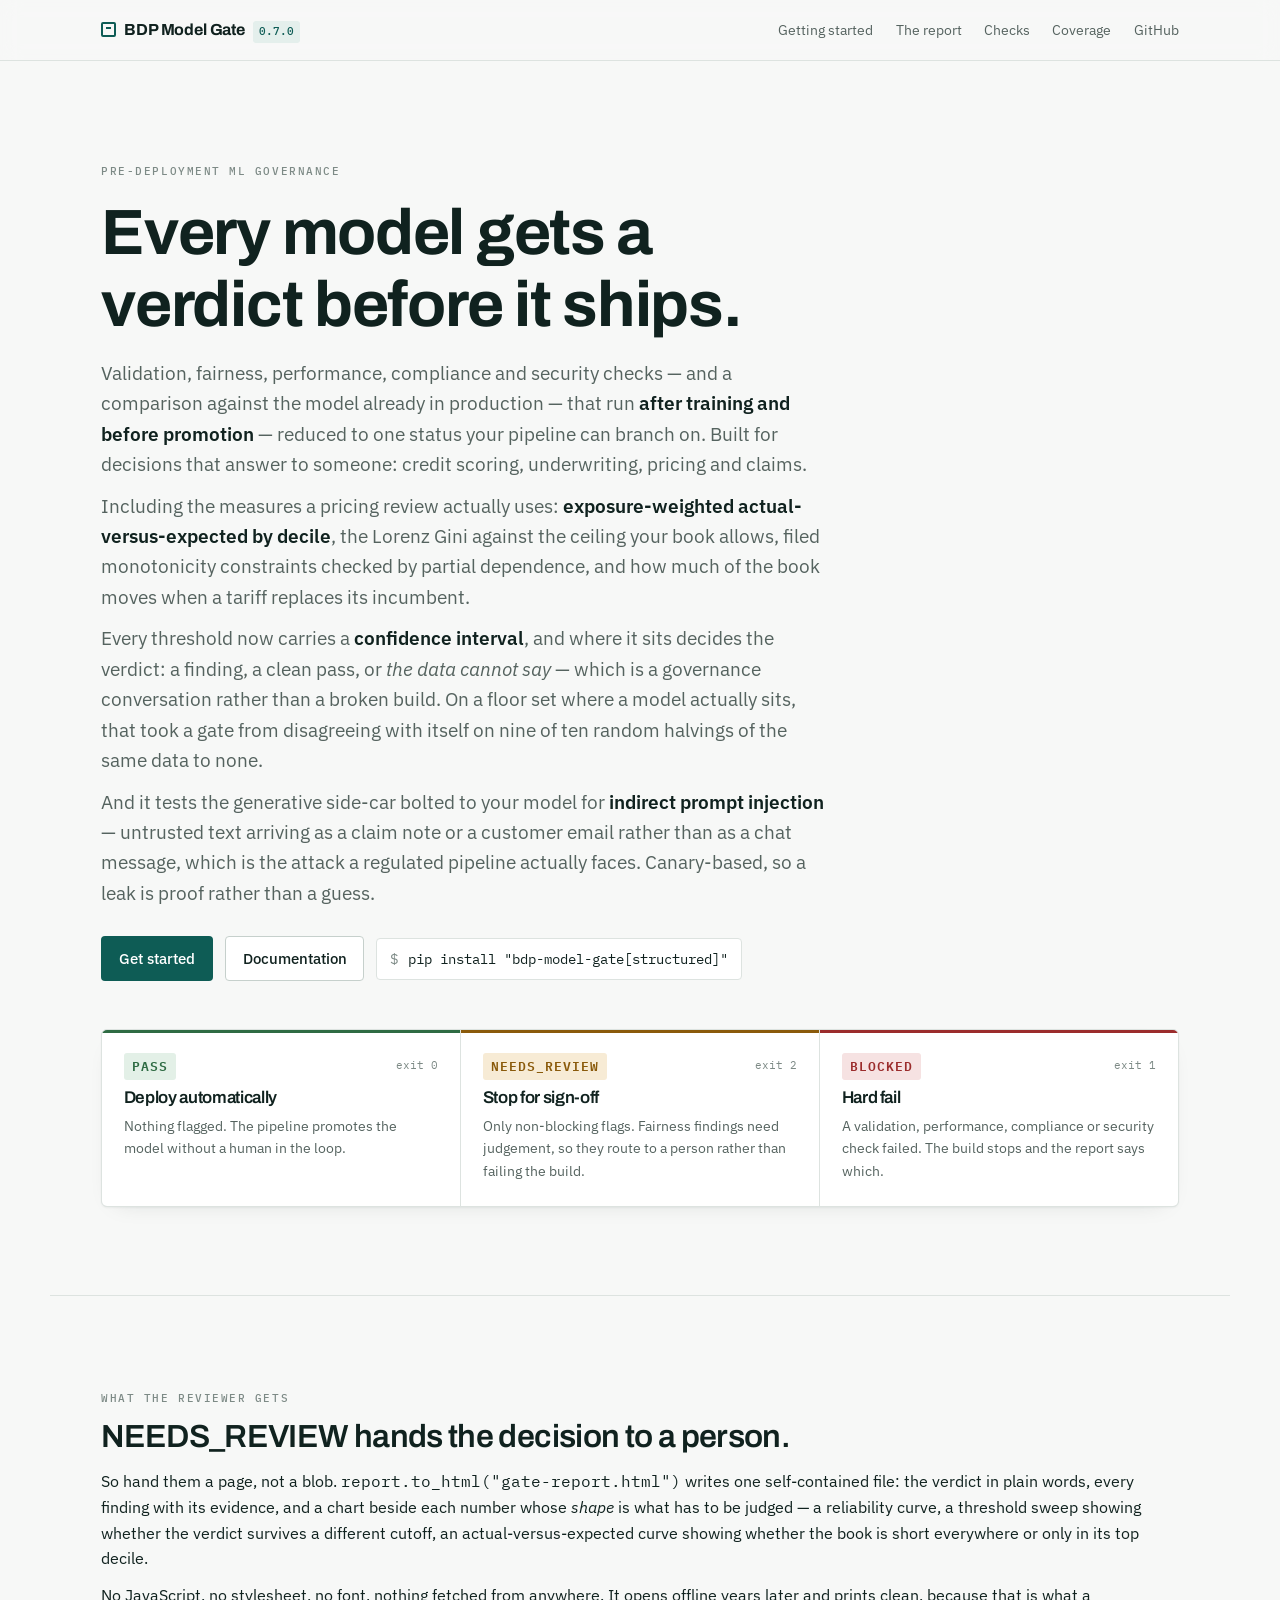
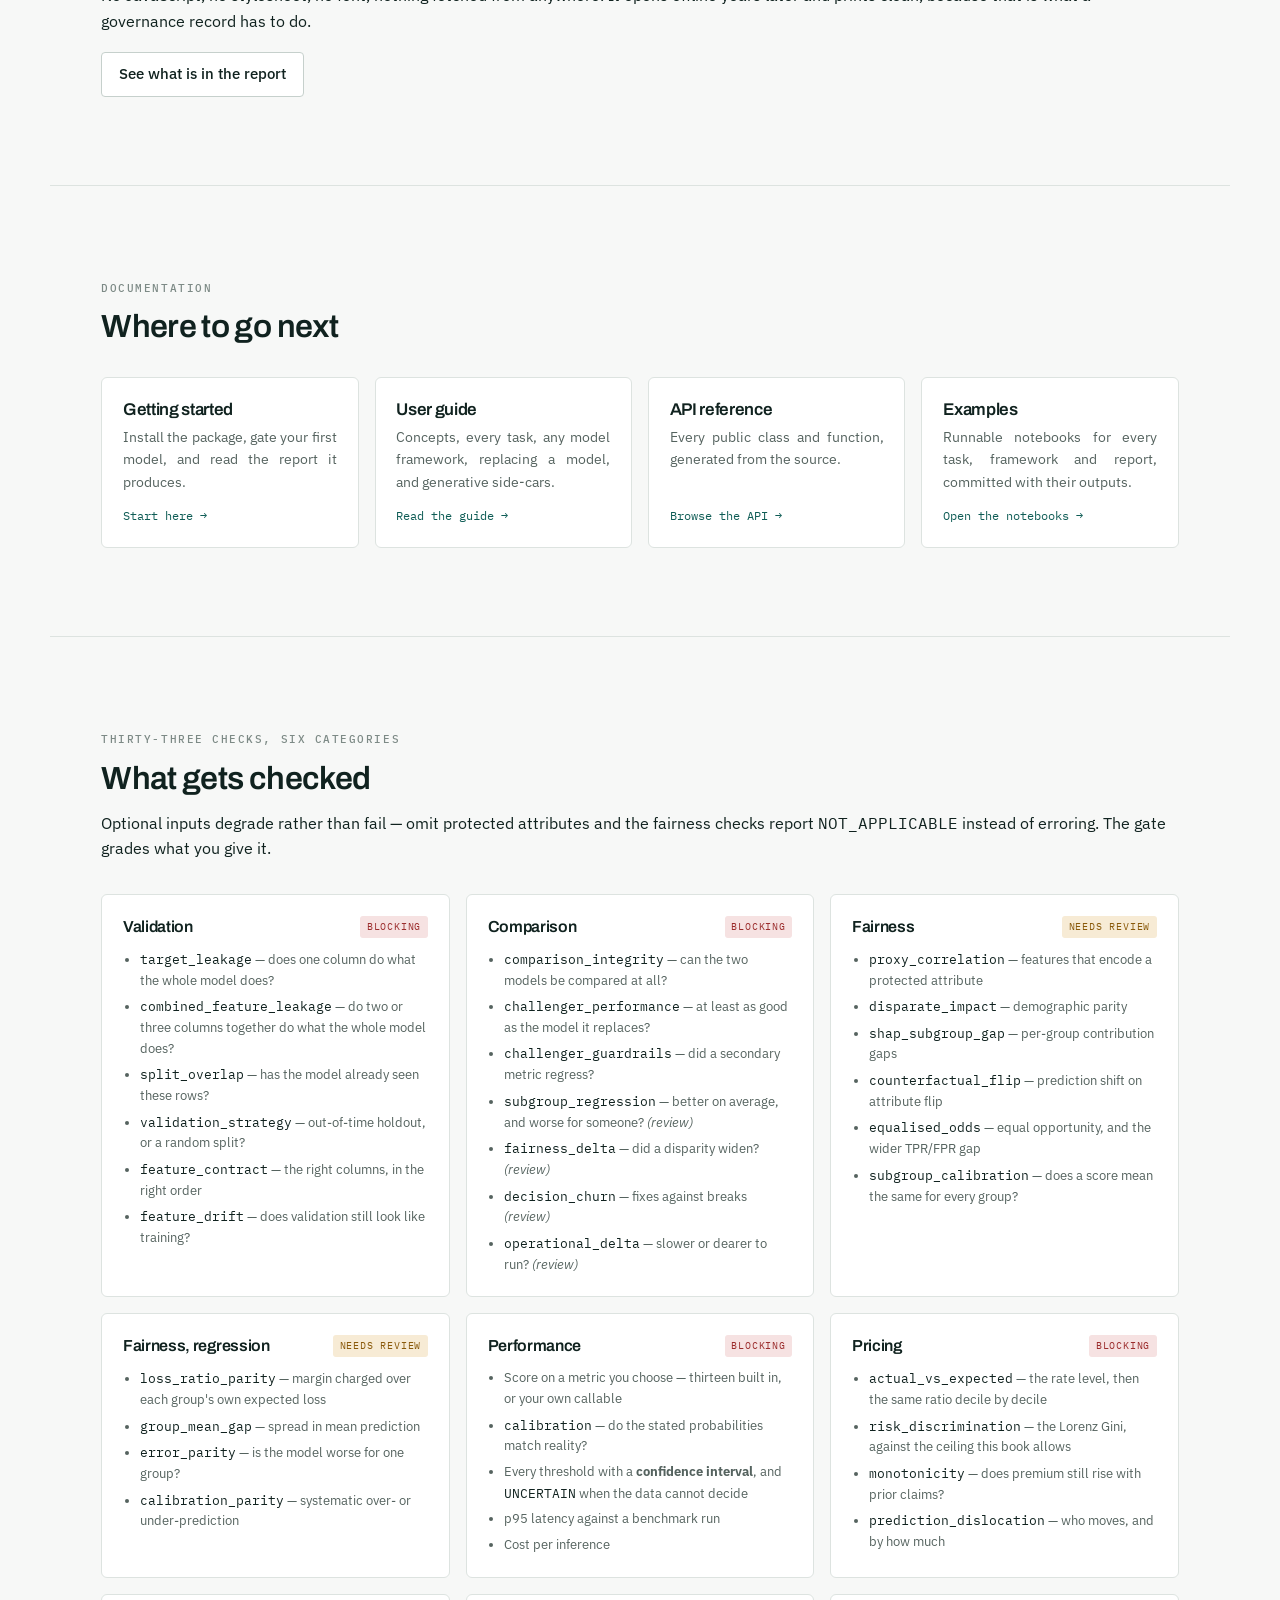
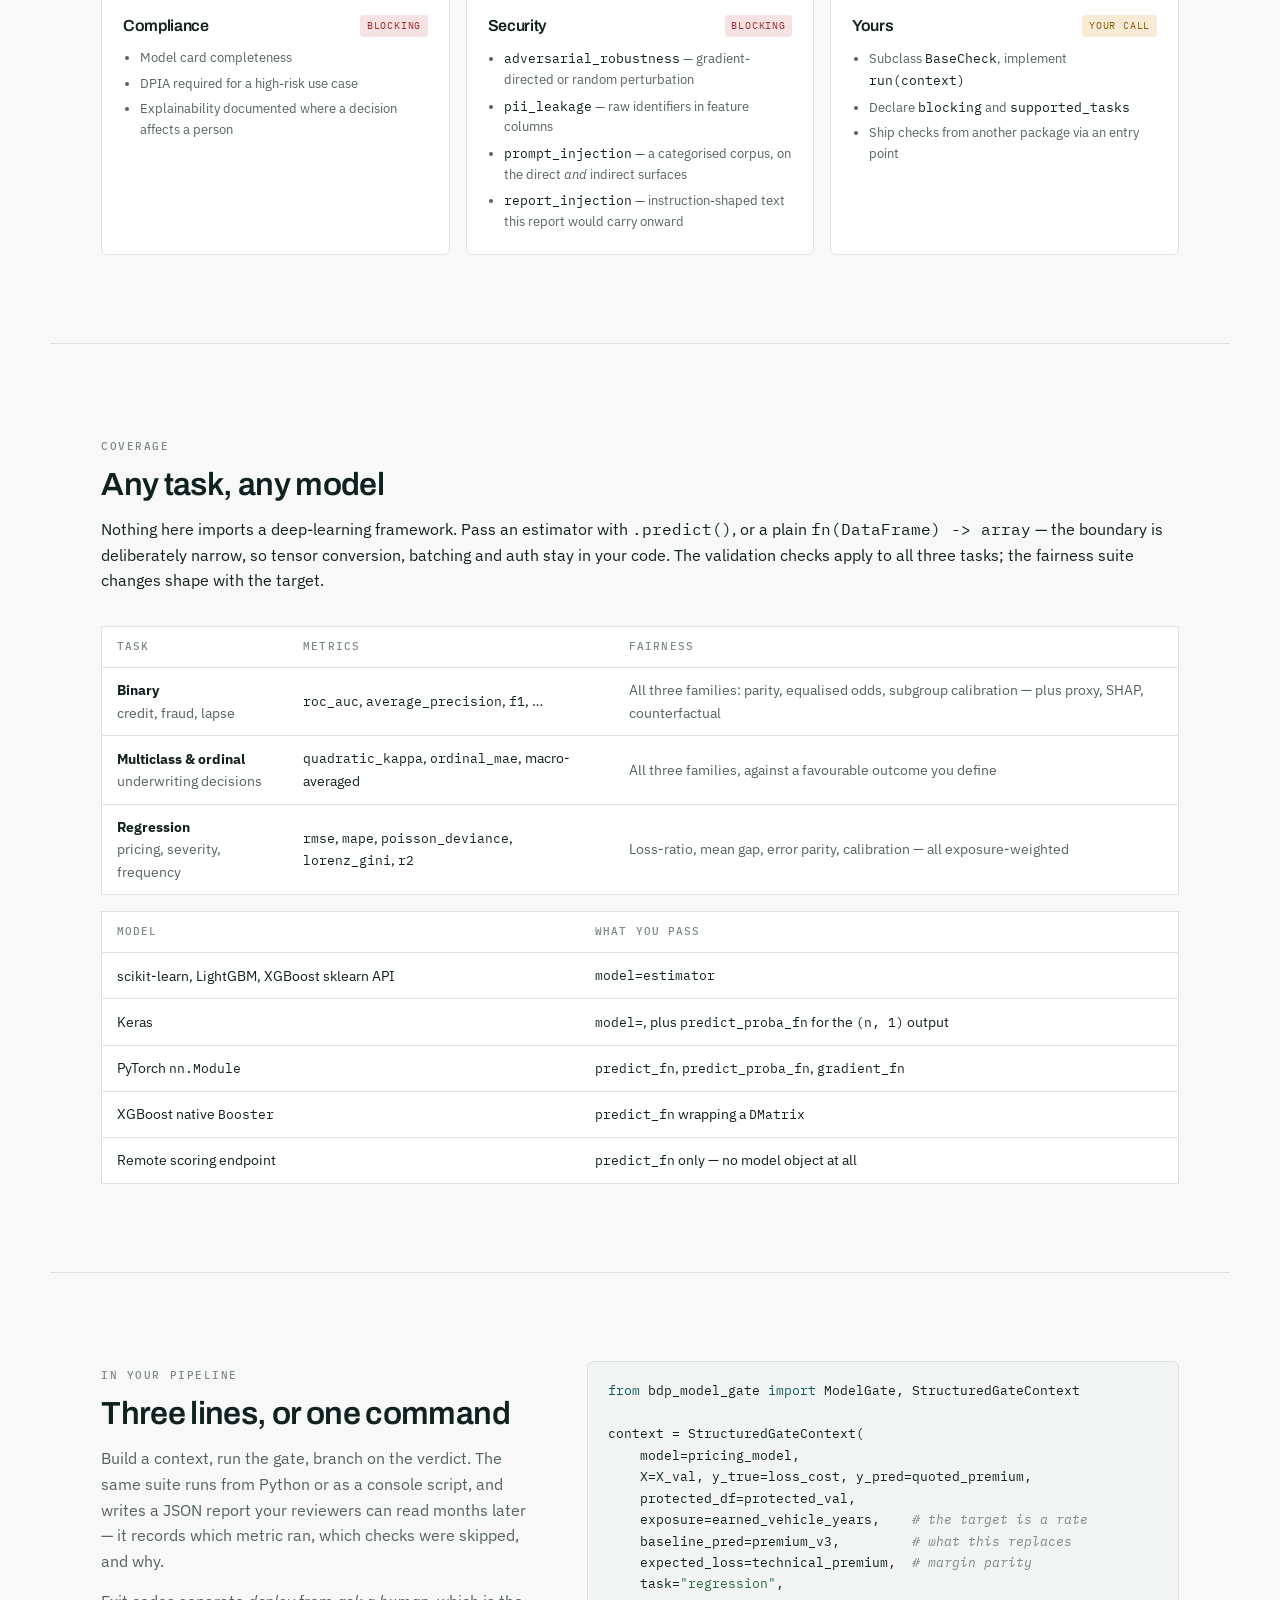
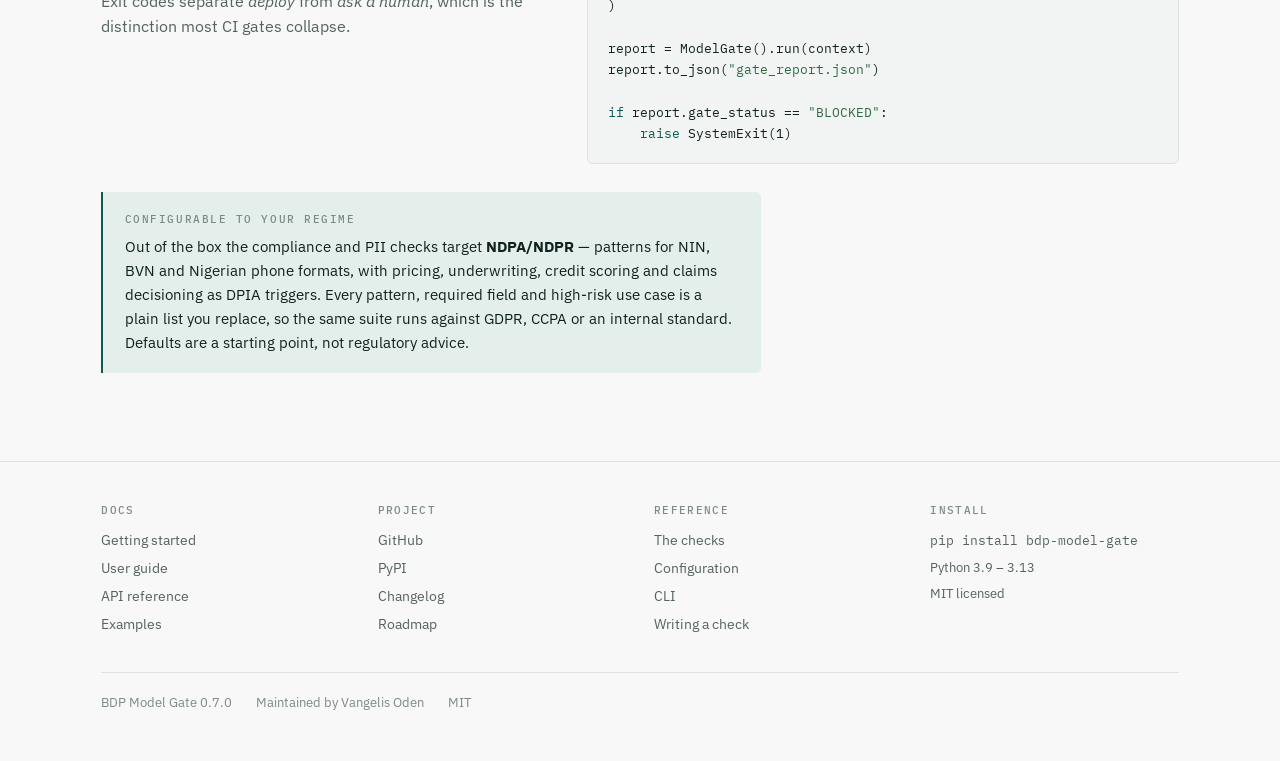
<file: web/landing/index.html>
<!doctype html>
<html lang="en">
<meta charset="utf-8">
<meta name="viewport" content="width=device-width, initial-scale=1">
<title>BDP Model Gate</title>
<link rel="preconnect" href="https://fonts.googleapis.com">
<link rel="preconnect" href="https://fonts.gstatic.com" crossorigin>
<link rel="stylesheet" href="https://fonts.googleapis.com/css2?family=Archivo:wght@500;600;700&family=IBM+Plex+Mono:wght@400;500;600&family=IBM+Plex+Sans:wght@400;500;600&display=swap">

<style>
  /* ---------- tokens: complete light palette on bare :root ---------- */
  :root {
    --ground: #f7f8f7;
    --surface: #ffffff;
    --surface-sunk: #f1f4f2;
    --ink: #10221f;
    --ink-muted: #55635f;
    --ink-faint: #7d8a86;
    --rule: #dde3e0;
    --rule-strong: #c6d0cc;
    --accent: #0e5c55;
    --accent-hover: #0a4741;
    --accent-soft: #e4efec;
    --on-accent: #ffffff;

    --pass: #2e6b43;
    --pass-soft: #e3f0e7;
    --review: #8a5a0b;
    --review-soft: #f7ebd5;
    --blocked: #9b2c2c;
    --blocked-soft: #f6e2e2;

    --shadow: 0 1px 2px rgba(16, 34, 31, .05), 0 8px 24px -16px rgba(16, 34, 31, .18);

    --display: "Archivo", "Helvetica Neue", Arial, sans-serif;
    --body: "IBM Plex Sans", "Segoe UI", system-ui, sans-serif;
    --mono: "IBM Plex Mono", ui-monospace, "SF Mono", Menlo, monospace;

    --measure: 66ch;
    --gutter: clamp(1.25rem, 4vw, 3.5rem);
    --max: 1180px;
  }

  @media (prefers-color-scheme: dark) {
    :root:not([data-theme="light"]) {
      --ground: #0c1413;
      --surface: #121c1a;
      --surface-sunk: #0f1817;
      --ink: #e8efec;
      --ink-muted: #93a29e;
      --ink-faint: #6f7d79;
      --rule: #24302e;
      --rule-strong: #35433f;
      --accent: #4fd1be;
      --accent-hover: #6fdccb;
      --accent-soft: #14302c;
      --on-accent: #06201d;

      --pass: #6fcf97;
      --pass-soft: #14291d;
      --review: #e3b341;
      --review-soft: #2e2411;
      --blocked: #f08a8a;
      --blocked-soft: #331a1a;

      --shadow: 0 1px 2px rgba(0, 0, 0, .4), 0 10px 30px -18px rgba(0, 0, 0, .8);
    }
  }

  :root[data-theme="dark"] {
    --ground: #0c1413;
    --surface: #121c1a;
    --surface-sunk: #0f1817;
    --ink: #e8efec;
    --ink-muted: #93a29e;
    --ink-faint: #6f7d79;
    --rule: #24302e;
    --rule-strong: #35433f;
    --accent: #4fd1be;
    --accent-hover: #6fdccb;
    --accent-soft: #14302c;
    --on-accent: #06201d;

    --pass: #6fcf97;
    --pass-soft: #14291d;
    --review: #e3b341;
    --review-soft: #2e2411;
    --blocked: #f08a8a;
    --blocked-soft: #331a1a;

    --shadow: 0 1px 2px rgba(0, 0, 0, .4), 0 10px 30px -18px rgba(0, 0, 0, .8);
  }

  /* ---------- base ---------- */
  * { box-sizing: border-box; }

  body {
    margin: 0;
    background: var(--ground);
    color: var(--ink);
    font-family: var(--body);
    font-size: 16px;
    line-height: 1.6;
    -webkit-font-smoothing: antialiased;
  }

  h1, h2, h3 {
    font-family: var(--display);
    font-weight: 600;
    letter-spacing: -0.02em;
    text-wrap: balance;
    margin: 0;
    line-height: 1.12;
  }

  p { margin: 0; }
  a { color: var(--accent); text-decoration-thickness: 1px; text-underline-offset: 2px; }
  a:hover { color: var(--accent-hover); }

  :focus-visible {
    outline: 2px solid var(--accent);
    outline-offset: 3px;
    border-radius: 2px;
  }

  code, .mono { font-family: var(--mono); font-variant-ligatures: none; }

  .wrap {
    max-width: var(--max);
    margin-inline: auto;
    padding-inline: var(--gutter);
  }

  .eyebrow {
    font-family: var(--mono);
    font-size: .6875rem;
    font-weight: 500;
    letter-spacing: .14em;
    text-transform: uppercase;
    color: var(--ink-faint);
  }

  section { padding-block: clamp(3rem, 7vw, 5.5rem); }
  .divider { border-top: 1px solid var(--rule); }

  /* ---------- masthead ---------- */
  .masthead {
    position: sticky;
    top: 0;
    z-index: 20;
    background: color-mix(in srgb, var(--ground) 88%, transparent);
    backdrop-filter: blur(10px);
    border-bottom: 1px solid var(--rule);
  }
  .masthead-inner {
    display: flex;
    align-items: center;
    gap: 1.25rem;
    height: 60px;
  }
  .wordmark {
    display: flex;
    align-items: baseline;
    gap: .5rem;
    font-family: var(--display);
    font-weight: 700;
    font-size: 1rem;
    letter-spacing: -0.01em;
    color: var(--ink);
    text-decoration: none;
  }
  .wordmark .mark {
    width: 15px; height: 15px;
    border: 2px solid var(--accent);
    border-radius: 2px;
    position: relative;
    align-self: center;
    flex: none;
  }
  .wordmark .mark::after {
    content: "";
    position: absolute;
    inset: 3px 3px auto 3px;
    height: 2px;
    background: var(--accent);
  }
  .version {
    font-family: var(--mono);
    font-size: .6875rem;
    font-weight: 500;
    color: var(--accent);
    background: var(--accent-soft);
    padding: .15rem .4rem;
    border-radius: 3px;
  }
  .masthead nav {
    margin-left: auto;
    display: flex;
    gap: 1.4rem;
    font-size: .875rem;
  }
  .masthead nav a { color: var(--ink-muted); text-decoration: none; }
  .masthead nav a:hover { color: var(--accent); }
  /* Nothing in the masthead wraps: at phone width "BDP Model Gate" and
     "Getting started" each broke onto two lines inside a 60px bar. */
  .wordmark, .masthead nav a { white-space: nowrap; }
  @media (max-width: 640px) {
    .masthead nav a.optional { display: none; }
    .masthead-inner { gap: .75rem; }
    .masthead nav { gap: 1rem; }
  }
  /* Below 400px the bar cannot hold the wordmark, the chip and both links.
     The version stays in the colophon at the foot of the page. */
  @media (max-width: 400px) { .wordmark .version { display: none; } }
  @media (max-width: 360px) { .masthead nav { gap: .75rem; font-size: .8125rem; } }

  /* ---------- hero ---------- */
  .hero { padding-block: clamp(3rem, 8vw, 6rem) clamp(2rem, 4vw, 3rem); }
  .hero h1 {
    font-size: clamp(2.4rem, 6vw, 4rem);
    font-weight: 700;
    max-width: 18ch;
    margin-block: .9rem 1.1rem;
  }
  .hero .lede {
    font-size: clamp(1.0625rem, 1.6vw, 1.1875rem);
    color: var(--ink-muted);
    max-width: var(--measure);
  }
  .hero .lede strong { color: var(--ink); font-weight: 600; }

  .cta-row {
    display: flex;
    flex-wrap: wrap;
    gap: .75rem;
    align-items: center;
    margin-top: 1.75rem;
  }
  .btn {
    display: inline-flex;
    align-items: center;
    gap: .45rem;
    padding: .6rem 1.05rem;
    border-radius: 4px;
    font-size: .9375rem;
    font-weight: 500;
    text-decoration: none;
    border: 1px solid transparent;
    transition: background-color .15s ease, border-color .15s ease;
  }
  .btn-primary { background: var(--accent); color: var(--on-accent); }
  .btn-primary:hover { background: var(--accent-hover); color: var(--on-accent); }
  .btn-ghost { border-color: var(--rule-strong); color: var(--ink); background: var(--surface); }
  .btn-ghost:hover { border-color: var(--accent); color: var(--accent); }

  .install {
    display: inline-flex;
    align-items: center;
    gap: .6rem;
    font-family: var(--mono);
    font-size: .875rem;
    background: var(--surface);
    border: 1px solid var(--rule);
    border-radius: 4px;
    padding: .55rem .8rem;
    color: var(--ink);
    overflow-x: auto;
    max-width: 100%;
  }
  .install .prompt { color: var(--ink-faint); user-select: none; flex: none; }

  /* ---------- verdict strip: the thesis ---------- */
  .verdicts {
    display: grid;
    grid-template-columns: repeat(3, 1fr);
    gap: 1px;
    background: var(--rule);
    border: 1px solid var(--rule);
    border-radius: 6px;
    overflow: hidden;
    box-shadow: var(--shadow);
  }
  @media (max-width: 760px) { .verdicts { grid-template-columns: 1fr; } }

  .verdict {
    background: var(--surface);
    padding: 1.4rem 1.35rem 1.5rem;
    display: flex;
    flex-direction: column;
    gap: .5rem;
    position: relative;
    animation: rise .5s cubic-bezier(.2, .7, .3, 1) backwards;
  }
  .verdict:nth-child(1) { animation-delay: .05s; }
  .verdict:nth-child(2) { animation-delay: .13s; }
  .verdict:nth-child(3) { animation-delay: .21s; }
  @keyframes rise { from { opacity: 0; transform: translateY(8px); } }
  @media (prefers-reduced-motion: reduce) { .verdict { animation: none; } }

  .verdict::before {
    content: "";
    position: absolute;
    inset: 0 0 auto 0;
    height: 3px;
    background: var(--sig);
  }
  .verdict.pass { --sig: var(--pass); --sig-soft: var(--pass-soft); }
  .verdict.review { --sig: var(--review); --sig-soft: var(--review-soft); }
  .verdict.blocked { --sig: var(--blocked); --sig-soft: var(--blocked-soft); }

  .verdict-head { display: flex; align-items: center; gap: .6rem; }
  .verdict-name {
    font-family: var(--mono);
    font-weight: 600;
    font-size: .8125rem;
    letter-spacing: .08em;
    color: var(--sig);
    background: var(--sig-soft);
    padding: .2rem .5rem;
    border-radius: 3px;
  }
  .exit {
    font-family: var(--mono);
    font-size: .6875rem;
    color: var(--ink-faint);
    margin-left: auto;
    font-variant-numeric: tabular-nums;
  }
  .verdict h3 { font-size: 1.0625rem; font-weight: 600; }
  .verdict p { font-size: .875rem; color: var(--ink-muted); }

  /* ---------- quadrant nav ---------- */
  /* Four, two or one column — never three-and-an-orphan, which auto-fit
     produced at tablet widths. grid-auto-rows: 1fr gives every card the
     height of the tallest, across rows as well as within one. */
  .quad {
    display: grid;
    grid-template-columns: repeat(4, minmax(0, 1fr));
    grid-auto-rows: 1fr;
    gap: 1rem;
    margin-top: 2rem;
  }
  @media (max-width: 1000px) { .quad { grid-template-columns: repeat(2, minmax(0, 1fr)); } }
  @media (max-width: 560px) { .quad { grid-template-columns: minmax(0, 1fr); } }
  .quad-card {
    background: var(--surface);
    border: 1px solid var(--rule);
    border-radius: 6px;
    padding: 1.35rem 1.3rem 1.4rem;
    text-decoration: none;
    color: var(--ink);
    display: flex;
    flex-direction: column;
    gap: .45rem;
    transition: border-color .15s ease, transform .15s ease;
  }
  .quad-card:hover { border-color: var(--accent); transform: translateY(-2px); color: var(--ink); }
  .quad-card h3 { font-size: 1.0625rem; }
  .quad-card p {
    font-size: .875rem;
    color: var(--ink-muted);
    text-align: justify;
    hyphens: auto; /* keeps justified lines in a narrow card from opening gaps */
  }
  /* Pinned to the foot of the card, so the links line up across a row
     whatever the length of the text above them. */
  .quad-card .go {
    margin-top: auto;
    padding-top: .35rem;
    font-family: var(--mono);
    font-size: .75rem;
    color: var(--accent);
  }

  /* ---------- checks ---------- */
  .checks {
    display: grid;
    grid-template-columns: repeat(auto-fit, minmax(258px, 1fr));
    gap: 1rem;
    margin-top: 2rem;
  }
  .check {
    background: var(--surface);
    border: 1px solid var(--rule);
    border-radius: 6px;
    padding: 1.3rem;
    display: flex;
    flex-direction: column;
    gap: .7rem;
  }
  .check-top { display: flex; align-items: center; gap: .6rem; }
  .check h3 { font-size: 1rem; }
  .tag {
    font-family: var(--mono);
    font-size: .625rem;
    letter-spacing: .08em;
    text-transform: uppercase;
    padding: .18rem .42rem;
    border-radius: 3px;
    margin-left: auto;
    white-space: nowrap;
  }
  .tag.blocking { background: var(--blocked-soft); color: var(--blocked); }
  .tag.review { background: var(--review-soft); color: var(--review); }
  .check ul { margin: 0; padding-left: 1.05rem; display: grid; gap: .3rem; }
  .check li { font-size: .8125rem; color: var(--ink-muted); }
  .check li code { font-size: .78125rem; color: var(--ink); }

  /* ---------- coverage table ---------- */
  .table-scroll { overflow-x: auto; margin-top: 2rem; }
  table {
    width: 100%;
    border-collapse: collapse;
    font-size: .875rem;
    min-width: 560px;
    background: var(--surface);
    border: 1px solid var(--rule);
    border-radius: 6px;
  }
  th, td { text-align: left; padding: .7rem .9rem; border-bottom: 1px solid var(--rule); }
  thead th {
    font-family: var(--mono);
    font-size: .6875rem;
    letter-spacing: .1em;
    text-transform: uppercase;
    color: var(--ink-faint);
    font-weight: 500;
  }
  tbody tr:last-child td { border-bottom: none; }
  td code { font-size: .8125rem; }
  .cell-note { color: var(--ink-muted); }

  /* ---------- code sample ---------- */
  .split {
    display: grid;
    grid-template-columns: minmax(0, 0.85fr) minmax(0, 1.15fr);
    gap: clamp(1.5rem, 4vw, 3rem);
    align-items: start;
  }
  /* minmax(0, 1fr), not 1fr: a bare 1fr track cannot shrink below its widest
     unbreakable content, so on a phone the code sample pushed the whole page
     to 530px and everything scrolled sideways. The <pre> scrolls instead. */
  @media (max-width: 860px) { .split { grid-template-columns: minmax(0, 1fr); } }

  pre {
    margin: 0;
    background: var(--surface-sunk);
    border: 1px solid var(--rule);
    border-radius: 6px;
    padding: 1.15rem 1.25rem;
    overflow-x: auto;
    font-family: var(--mono);
    font-size: .8125rem;
    line-height: 1.65;
    color: var(--ink);
    tab-size: 4;
  }
  .c-kw { color: var(--accent); }
  .c-com { color: var(--ink-faint); font-style: italic; }
  .c-str { color: var(--pass); }

  .prose p + p { margin-top: .9rem; }
  .prose p { color: var(--ink-muted); max-width: var(--measure); }
  .prose h2 + p { margin-top: .9rem; }

  /* ---------- compliance note ---------- */
  .note {
    border-left: 2px solid var(--accent);
    background: var(--accent-soft);
    border-radius: 0 5px 5px 0;
    padding: 1.15rem 1.35rem;
    margin-top: 1.75rem;
    max-width: var(--measure);
  }
  .note p { font-size: .9375rem; color: var(--ink); }
  .note .eyebrow { margin-bottom: .4rem; display: block; }

  /* ---------- footer ---------- */
  footer {
    border-top: 1px solid var(--rule);
    padding-block: 2.5rem 3rem;
    font-size: .875rem;
    color: var(--ink-muted);
  }
  .foot-grid {
    display: grid;
    grid-template-columns: repeat(auto-fit, minmax(170px, 1fr));
    gap: 1.75rem;
  }
  .foot-grid h4 {
    font-family: var(--mono);
    font-size: .6875rem;
    letter-spacing: .12em;
    text-transform: uppercase;
    color: var(--ink-faint);
    margin: 0 0 .6rem;
    font-weight: 500;
  }
  .foot-grid ul { list-style: none; margin: 0; padding: 0; display: grid; gap: .35rem; }
  .foot-grid a { color: var(--ink-muted); text-decoration: none; }
  .foot-grid a:hover { color: var(--accent); }
  .colophon {
    margin-top: 2.25rem;
    padding-top: 1.25rem;
    border-top: 1px solid var(--rule);
    display: flex;
    flex-wrap: wrap;
    gap: .75rem 1.5rem;
    font-size: .8125rem;
    color: var(--ink-faint);
  }
</style>

<header class="masthead">
  <div class="wrap masthead-inner">
    <a class="wordmark" href="#top">
      <span class="mark" aria-hidden="true"></span>
      BDP Model Gate
      <span class="version">0.7.0</span>
    </a>
    <nav>
      <a href="#start">Getting started</a>
      <a href="#report" class="optional">The report</a>
      <a href="#checks" class="optional">Checks</a>
      <a href="#coverage" class="optional">Coverage</a>
      <a href="https://github.com/vanjy-eng/model-gate">GitHub</a>
    </nav>
  </div>
</header>

<main id="top">

  <section class="hero wrap">
    <span class="eyebrow">Pre-deployment ML governance</span>
    <h1>Every model gets a verdict before it ships.</h1>
    <p class="lede">
      Validation, fairness, performance, compliance and security checks — and a
      comparison against the model already in production — that run
      <strong>after training and before promotion</strong> — reduced to one
      status your pipeline can branch on. Built for decisions that answer to
      someone: credit scoring, underwriting, pricing and claims.
    </p>
    <p class="lede" style="margin-top:.7rem;">
      Including the measures a pricing review actually uses:
      <strong>exposure-weighted actual-versus-expected by decile</strong>, the
      Lorenz Gini against the ceiling your book allows, filed monotonicity
      constraints checked by partial dependence, and how much of the book moves
      when a tariff replaces its incumbent.
    </p>
    <p class="lede" style="margin-top:.7rem;">
      Every threshold now carries a <strong>confidence interval</strong>, and
      where it sits decides the verdict: a finding, a clean pass, or
      <em>the data cannot say</em> — which is a governance conversation rather
      than a broken build. On a floor set where a model actually sits, that
      took a gate from disagreeing with itself on nine of ten random halvings
      of the same data to none.
    </p>
    <p class="lede" style="margin-top:.7rem;">
      And it tests the generative side-car bolted to your model for
      <strong>indirect prompt injection</strong> — untrusted text arriving as a
      claim note or a customer email rather than as a chat message, which is the
      attack a regulated pipeline actually faces. Canary-based, so a leak is
      proof rather than a guess.
    </p>

    <div class="cta-row">
      <a class="btn btn-primary" href="docs/getting-started/">Get started</a>
      <a class="btn btn-ghost" href="docs/">Documentation</a>
      <span class="install">
        <span class="prompt">$</span>pip install "bdp-model-gate[structured]"
      </span>
    </div>
  </section>

  <section class="wrap" style="padding-top:0;">
    <div class="verdicts">
      <div class="verdict pass">
        <div class="verdict-head">
          <span class="verdict-name">PASS</span>
          <span class="exit">exit 0</span>
        </div>
        <h3>Deploy automatically</h3>
        <p>Nothing flagged. The pipeline promotes the model without a human in the loop.</p>
      </div>
      <div class="verdict review">
        <div class="verdict-head">
          <span class="verdict-name">NEEDS_REVIEW</span>
          <span class="exit">exit 2</span>
        </div>
        <h3>Stop for sign-off</h3>
        <p>Only non-blocking flags. Fairness findings need judgement, so they route to a person rather than failing the build.</p>
      </div>
      <div class="verdict blocked">
        <div class="verdict-head">
          <span class="verdict-name">BLOCKED</span>
          <span class="exit">exit 1</span>
        </div>
        <h3>Hard fail</h3>
        <p>A validation, performance, compliance or security check failed. The build stops and the report says which.</p>
      </div>
    </div>
  </section>

  <section class="wrap divider" id="report">
    <span class="eyebrow">What the reviewer gets</span>
    <h2 style="font-size:clamp(1.5rem,3vw,2rem);margin-top:.6rem;">
      NEEDS_REVIEW hands the decision to a person.
    </h2>
    <p class="prose" style="margin-top:.9rem;">
      So hand them a page, not a blob. <code>report.to_html("gate-report.html")</code>
      writes one self-contained file: the verdict in plain words, every finding with
      its evidence, and a chart beside each number whose <em>shape</em> is what has to
      be judged — a reliability curve, a threshold sweep showing whether the verdict
      survives a different cutoff, an actual-versus-expected curve showing whether the
      book is short everywhere or only in its top decile.
    </p>
    <p class="prose" style="margin-top:.7rem;">
      No JavaScript, no stylesheet, no font, nothing fetched from anywhere. It opens
      offline years later and prints clean, because that is what a governance record
      has to do.
    </p>
    <p style="margin-top:1.1rem;">
      <a class="btn btn-ghost" href="docs/reference/reports/">See what is in the report</a>
    </p>
  </section>

  <section class="wrap divider" id="start">
    <span class="eyebrow">Documentation</span>
    <h2 style="font-size:clamp(1.5rem,3vw,2rem);margin-top:.6rem;">Where to go next</h2>
    <div class="quad">
      <a class="quad-card" href="docs/getting-started/">
        <h3>Getting started</h3>
        <p>Install the package, gate your first model, and read the report it produces.</p>
        <span class="go">Start here →</span>
      </a>
      <a class="quad-card" href="docs/">
        <h3>User guide</h3>
        <p>Concepts, every task, any model framework, replacing a model, and generative side-cars.</p>
        <span class="go">Read the guide →</span>
      </a>
      <a class="quad-card" href="docs/reference/api/">
        <h3>API reference</h3>
        <p>Every public class and function, generated from the source.</p>
        <span class="go">Browse the API →</span>
      </a>
      <a class="quad-card" href="docs/examples/">
        <h3>Examples</h3>
        <p>Runnable notebooks for every task, framework and report, committed with their outputs.</p>
        <span class="go">Open the notebooks →</span>
      </a>
    </div>
  </section>

  <section class="wrap divider" id="checks">
    <span class="eyebrow">Thirty-three checks, six categories</span>
    <h2 style="font-size:clamp(1.5rem,3vw,2rem);margin-top:.6rem;">What gets checked</h2>
    <p class="prose" style="margin-top:.9rem;">
      Optional inputs degrade rather than fail — omit protected attributes and
      the fairness checks report <code>NOT_APPLICABLE</code> instead of
      erroring. The gate grades what you give it.
    </p>

    <div class="checks">
      <article class="check">
        <div class="check-top">
          <h3>Validation</h3>
          <span class="tag blocking">Blocking</span>
        </div>
        <ul>
          <li><code>target_leakage</code> — does one column do what the whole model does?</li>
          <li><code>combined_feature_leakage</code> — do two or three columns together do what the whole model does?</li>
          <li><code>split_overlap</code> — has the model already seen these rows?</li>
          <li><code>validation_strategy</code> — out-of-time holdout, or a random split?</li>
          <li><code>feature_contract</code> — the right columns, in the right order</li>
          <li><code>feature_drift</code> — does validation still look like training?</li>
        </ul>
      </article>

      <article class="check">
        <div class="check-top">
          <h3>Comparison</h3>
          <span class="tag blocking">Blocking</span>
        </div>
        <ul>
          <li><code>comparison_integrity</code> — can the two models be compared at all?</li>
          <li><code>challenger_performance</code> — at least as good as the model it replaces?</li>
          <li><code>challenger_guardrails</code> — did a secondary metric regress?</li>
          <li><code>subgroup_regression</code> — better on average, and worse for someone? <em>(review)</em></li>
          <li><code>fairness_delta</code> — did a disparity widen? <em>(review)</em></li>
          <li><code>decision_churn</code> — fixes against breaks <em>(review)</em></li>
          <li><code>operational_delta</code> — slower or dearer to run? <em>(review)</em></li>
        </ul>
      </article>

      <article class="check">
        <div class="check-top">
          <h3>Fairness</h3>
          <span class="tag review">Needs review</span>
        </div>
        <ul>
          <li><code>proxy_correlation</code> — features that encode a protected attribute</li>
          <li><code>disparate_impact</code> — demographic parity</li>
          <li><code>shap_subgroup_gap</code> — per-group contribution gaps</li>
          <li><code>counterfactual_flip</code> — prediction shift on attribute flip</li>
          <li><code>equalised_odds</code> — equal opportunity, and the wider TPR/FPR gap</li>
          <li><code>subgroup_calibration</code> — does a score mean the same for every group?</li>
        </ul>
      </article>

      <article class="check">
        <div class="check-top">
          <h3>Fairness, regression</h3>
          <span class="tag review">Needs review</span>
        </div>
        <ul>
          <li><code>loss_ratio_parity</code> — margin charged over each group's own expected loss</li>
          <li><code>group_mean_gap</code> — spread in mean prediction</li>
          <li><code>error_parity</code> — is the model worse for one group?</li>
          <li><code>calibration_parity</code> — systematic over- or under-prediction</li>
        </ul>
      </article>

      <article class="check">
        <div class="check-top">
          <h3>Performance</h3>
          <span class="tag blocking">Blocking</span>
        </div>
        <ul>
          <li>Score on a metric you choose — thirteen built in, or your own callable</li>
          <li><code>calibration</code> — do the stated probabilities match reality?</li>
          <li>Every threshold with a <strong>confidence interval</strong>, and <code>UNCERTAIN</code> when the data cannot decide</li>
          <li>p95 latency against a benchmark run</li>
          <li>Cost per inference</li>
        </ul>
      </article>

      <article class="check">
        <div class="check-top">
          <h3>Pricing</h3>
          <span class="tag blocking">Blocking</span>
        </div>
        <ul>
          <li><code>actual_vs_expected</code> — the rate level, then the same ratio decile by decile</li>
          <li><code>risk_discrimination</code> — the Lorenz Gini, against the ceiling this book allows</li>
          <li><code>monotonicity</code> — does premium still rise with prior claims?</li>
          <li><code>prediction_dislocation</code> — who moves, and by how much</li>
        </ul>
      </article>

      <article class="check">
        <div class="check-top">
          <h3>Compliance</h3>
          <span class="tag blocking">Blocking</span>
        </div>
        <ul>
          <li>Model card completeness</li>
          <li>DPIA required for a high-risk use case</li>
          <li>Explainability documented where a decision affects a person</li>
        </ul>
      </article>

      <article class="check">
        <div class="check-top">
          <h3>Security</h3>
          <span class="tag blocking">Blocking</span>
        </div>
        <ul>
          <li><code>adversarial_robustness</code> — gradient-directed or random perturbation</li>
          <li><code>pii_leakage</code> — raw identifiers in feature columns</li>
          <li><code>prompt_injection</code> — a categorised corpus, on the direct <em>and</em> indirect surfaces</li>
          <li><code>report_injection</code> — instruction-shaped text this report would carry onward</li>
        </ul>
      </article>

      <article class="check">
        <div class="check-top">
          <h3>Yours</h3>
          <span class="tag review">Your call</span>
        </div>
        <ul>
          <li>Subclass <code>BaseCheck</code>, implement <code>run(context)</code></li>
          <li>Declare <code>blocking</code> and <code>supported_tasks</code></li>
          <li>Ship checks from another package via an entry point</li>
        </ul>
      </article>
    </div>
  </section>

  <section class="wrap divider" id="coverage">
    <span class="eyebrow">Coverage</span>
    <h2 style="font-size:clamp(1.5rem,3vw,2rem);margin-top:.6rem;">Any task, any model</h2>
    <p class="prose" style="margin-top:.9rem;">
      Nothing here imports a deep-learning framework. Pass an estimator with
      <code>.predict()</code>, or a plain <code>fn(DataFrame) -&gt; array</code> —
      the boundary is deliberately narrow, so tensor conversion, batching and
      auth stay in your code. The validation checks apply to all three tasks;
      the fairness suite changes shape with the target.
    </p>

    <div class="table-scroll">
      <table>
        <thead>
          <tr><th>Task</th><th>Metrics</th><th>Fairness</th></tr>
        </thead>
        <tbody>
          <tr>
            <td><strong>Binary</strong><br><span class="cell-note">credit, fraud, lapse</span></td>
            <td><code>roc_auc</code>, <code>average_precision</code>, <code>f1</code>, …</td>
            <td class="cell-note">All three families: parity, equalised odds, subgroup calibration — plus proxy, SHAP, counterfactual</td>
          </tr>
          <tr>
            <td><strong>Multiclass &amp; ordinal</strong><br><span class="cell-note">underwriting decisions</span></td>
            <td><code>quadratic_kappa</code>, <code>ordinal_mae</code>, macro-averaged</td>
            <td class="cell-note">All three families, against a favourable outcome you define</td>
          </tr>
          <tr>
            <td><strong>Regression</strong><br><span class="cell-note">pricing, severity, frequency</span></td>
            <td><code>rmse</code>, <code>mape</code>, <code>poisson_deviance</code>, <code>lorenz_gini</code>, <code>r2</code></td>
            <td class="cell-note">Loss-ratio, mean gap, error parity, calibration — all exposure-weighted</td>
          </tr>
        </tbody>
      </table>
    </div>

    <div class="table-scroll" style="margin-top:1rem;">
      <table>
        <thead>
          <tr><th>Model</th><th>What you pass</th></tr>
        </thead>
        <tbody>
          <tr><td>scikit-learn, LightGBM, XGBoost sklearn API</td><td><code>model=estimator</code></td></tr>
          <tr><td>Keras</td><td><code>model=</code>, plus <code>predict_proba_fn</code> for the <code>(n, 1)</code> output</td></tr>
          <tr><td>PyTorch <code>nn.Module</code></td><td><code>predict_fn</code>, <code>predict_proba_fn</code>, <code>gradient_fn</code></td></tr>
          <tr><td>XGBoost native <code>Booster</code></td><td><code>predict_fn</code> wrapping a <code>DMatrix</code></td></tr>
          <tr><td>Remote scoring endpoint</td><td><code>predict_fn</code> only — no model object at all</td></tr>
        </tbody>
      </table>
    </div>
  </section>

  <section class="wrap divider">
    <div class="split">
      <div class="prose">
        <span class="eyebrow">In your pipeline</span>
        <h2 style="font-size:clamp(1.5rem,3vw,2rem);margin-top:.6rem;">Three lines, or one command</h2>
        <p>
          Build a context, run the gate, branch on the verdict. The same suite
          runs from Python or as a console script, and writes a JSON report
          your reviewers can read months later — it records which metric ran,
          which checks were skipped, and why.
        </p>
        <p>
          Exit codes separate <em>deploy</em> from <em>ask a human</em>, which
          is the distinction most CI gates collapse.
        </p>
      </div>

      <div>
<pre><span class="c-kw">from</span> bdp_model_gate <span class="c-kw">import</span> ModelGate, StructuredGateContext

context = StructuredGateContext(
    model=pricing_model,
    X=X_val, y_true=loss_cost, y_pred=quoted_premium,
    protected_df=protected_val,
    exposure=earned_vehicle_years,    <span class="c-com"># the target is a rate</span>
    baseline_pred=premium_v3,         <span class="c-com"># what this replaces</span>
    expected_loss=technical_premium,  <span class="c-com"># margin parity</span>
    task=<span class="c-str">"regression"</span>,
)

report = ModelGate().run(context)
report.to_json(<span class="c-str">"gate_report.json"</span>)

<span class="c-kw">if</span> report.gate_status == <span class="c-str">"BLOCKED"</span>:
    <span class="c-kw">raise</span> SystemExit(1)</pre>
      </div>
    </div>

    <div class="note">
      <span class="eyebrow">Configurable to your regime</span>
      <p>
        Out of the box the compliance and PII checks target
        <strong>NDPA/NDPR</strong> — patterns for NIN, BVN and Nigerian phone
        formats, with pricing, underwriting, credit scoring and claims
        decisioning as DPIA triggers. Every pattern, required field and
        high-risk use case is a plain list you replace, so the same suite runs
        against GDPR, CCPA or an internal standard. Defaults are a starting
        point, not regulatory advice.
      </p>
    </div>
  </section>

</main>

<footer>
  <div class="wrap">
    <div class="foot-grid">
      <div>
        <h4>Docs</h4>
        <ul>
          <li><a href="docs/getting-started/">Getting started</a></li>
          <li><a href="docs/">User guide</a></li>
          <li><a href="docs/reference/api/">API reference</a></li>
          <li><a href="docs/examples/">Examples</a></li>
        </ul>
      </div>
      <div>
        <h4>Project</h4>
        <ul>
          <li><a href="https://github.com/vanjy-eng/model-gate">GitHub</a></li>
          <li><a href="https://pypi.org/project/bdp-model-gate/">PyPI</a></li>
          <li><a href="https://github.com/vanjy-eng/model-gate/blob/main/CHANGELOG.md">Changelog</a></li>
          <li><a href="https://github.com/vanjy-eng/model-gate/blob/main/ROADMAP.md">Roadmap</a></li>
        </ul>
      </div>
      <div>
        <h4>Reference</h4>
        <ul>
          <li><a href="docs/reference/checks/">The checks</a></li>
          <li><a href="docs/reference/configuration/">Configuration</a></li>
          <li><a href="docs/reference/cli/">CLI</a></li>
          <li><a href="docs/extending/">Writing a check</a></li>
        </ul>
      </div>
      <div>
        <h4>Install</h4>
        <ul>
          <li><code style="font-size:.8125rem;">pip install bdp-model-gate</code></li>
          <li class="cell-note" style="font-size:.8125rem;">Python 3.9 – 3.13</li>
          <li class="cell-note" style="font-size:.8125rem;">MIT licensed</li>
        </ul>
      </div>
    </div>
    <div class="colophon">
      <span>BDP Model Gate 0.7.0</span>
      <span>Maintained by Vangelis Oden</span>
      <span>MIT</span>
    </div>
  </div>
</footer>
</file>
